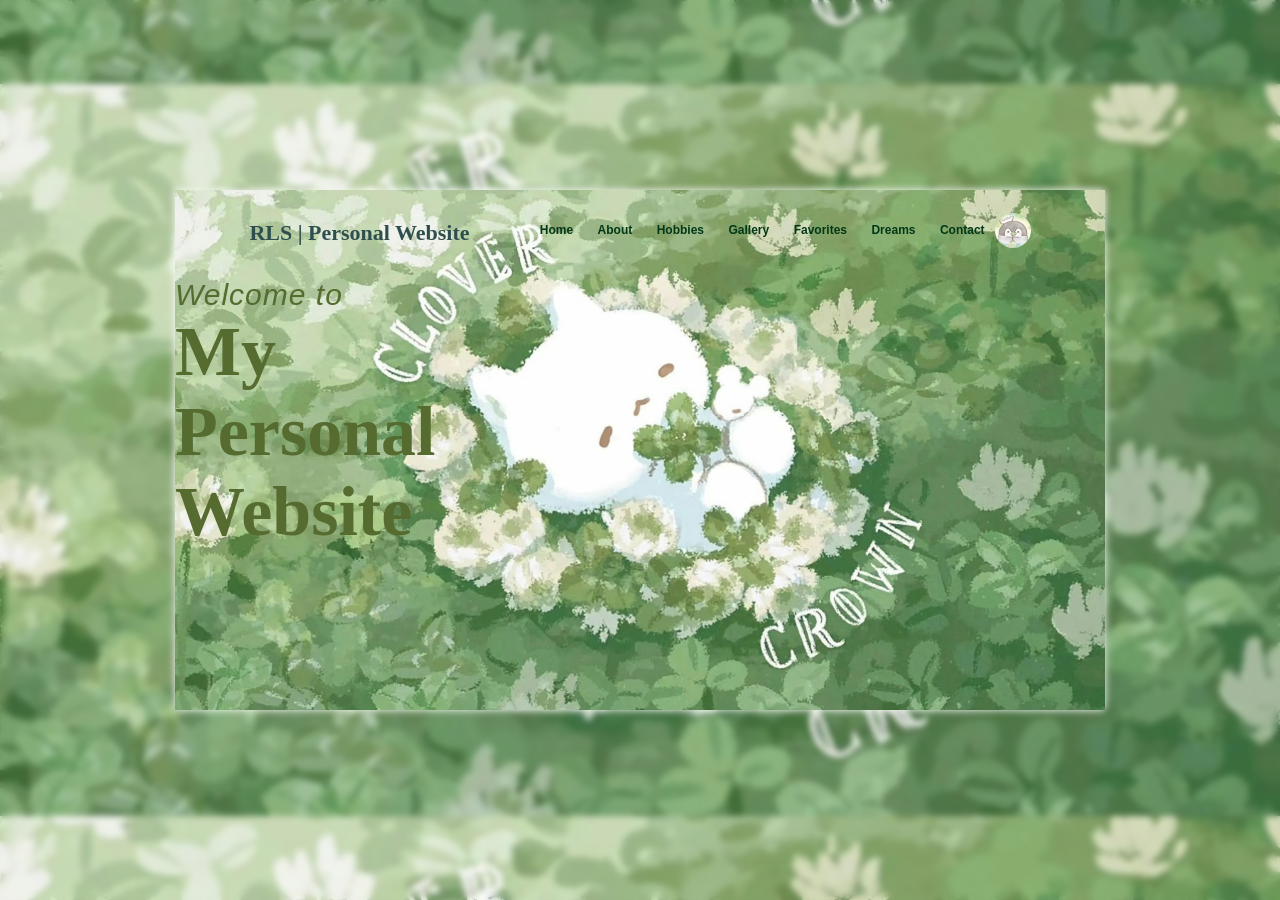
<file: index.html>
<!DOCTYPE html>
<html lang="en">

<head>
    <meta charset="UTF-8">
    <meta name="viewport" content="width=device-width, initial-scale=1.0">
    <title>MyPersonalWebsite</title>
    <link rel="stylesheet" href="style.css">

    <link rel="stylesheet" href="">
</head>

<body>
    <div class="glass">
        <nav>
            <h2 class="logo">RLS | Personal Website</h2>
            <ul>
                <li><a href="index.html">Home</a></li>
                <li><a href="about.html">About</a></li>
                <li><a href="hobbies.html">Hobbies</a></li>
                <li><a href="gallery.html">Gallery</a></li>
                <li><a href="favorites.html">Favorites</a></li>
                <li><a href="dreams.html">Dreams</a></li>
                <li><a href="contact.html">Contact</a></li>
            </ul>
            <img src="photos/Profile.jpg" alt="Profile Image">
        </nav>
        <div>
            <h3>Welcome to</h3>
            <h2>My </h2>
            <h2>Personal</h2>
            <h2>Website</h2>
        </div>
    </div>

</body>

</html>
</file>
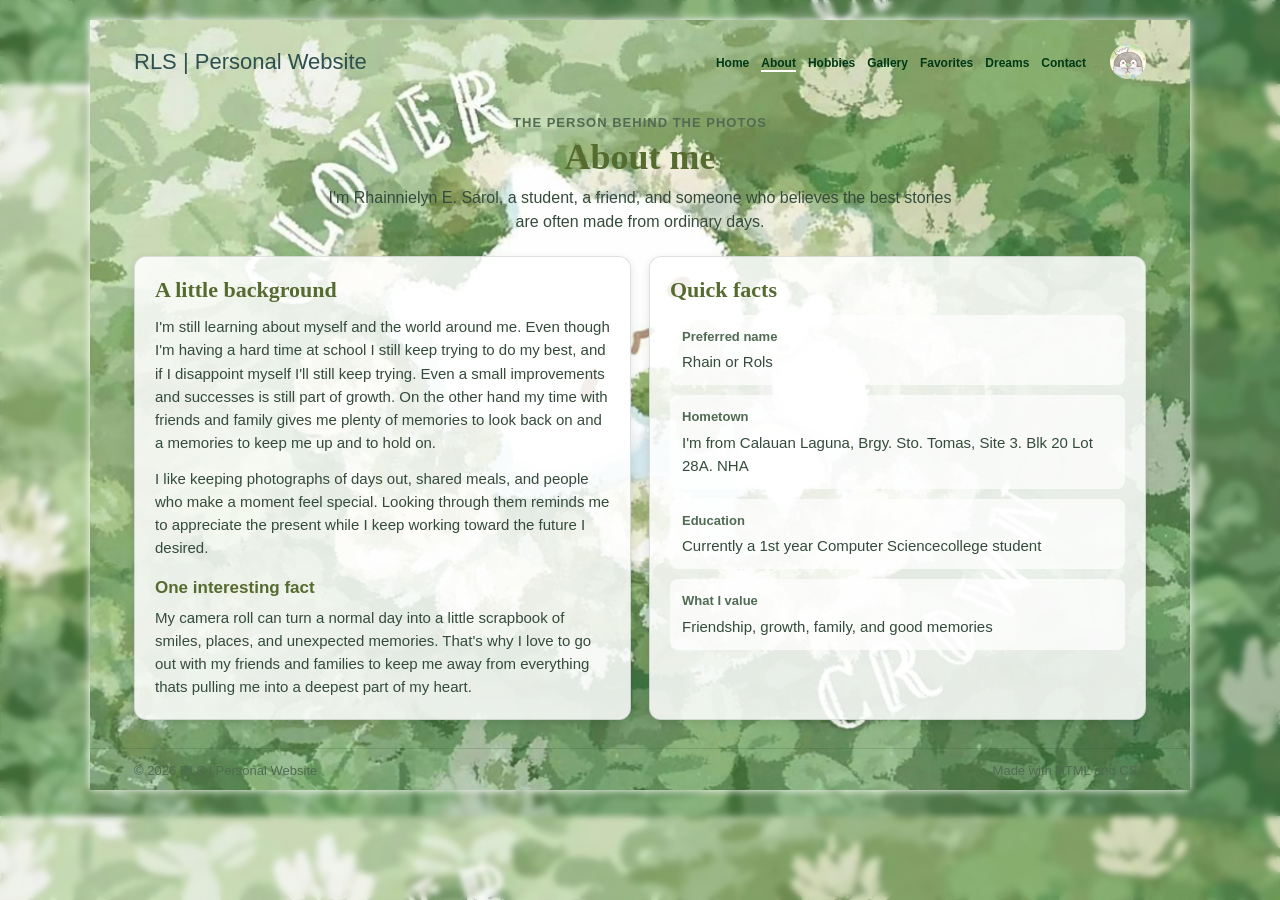
<file: about.html>
<!DOCTYPE html>
<html lang="en">

<head>
    <meta charset="UTF-8">
    <meta name="viewport" content="width=device-width, initial-scale=1.0">
    <meta name="description" content="Get to know RLS, a student who enjoys making memories and learning new things.">
    <title>About | RLS Personal Website</title>
    <link rel="stylesheet" href="style.css">
</head>

<body class="content-page about-page">
    <div class="site-shell">
        <header class="site-header">
            <!-- CUSTOMIZE: Keep the brand name and navigation the same across all pages. -->
            <a class="brand" href="index.html">RLS | Personal Website</a>
            <nav class="site-nav" aria-label="Main navigation">
                <ul>
                    <li><a href="index.html">Home</a></li>
                    <li><a href="about.html" aria-current="page">About</a></li>
                    <li><a href="hobbies.html">Hobbies</a></li>
                    <li><a href="gallery.html">Gallery</a></li>
                    <li><a href="favorites.html">Favorites</a></li>
                    <li><a href="dreams.html">Dreams</a></li>
                    <li><a href="contact.html">Contact</a></li>
                </ul>
            </nav>
            <img src="photos/Profile.jpg" alt="Profile image">
        </header>

        <main>
            <!-- CUSTOMIZE: Replace the introduction and personal details with information you want to share. -->
            <section class="section-heading">
                <p class="eyebrow">The person behind the photos</p>
                <h1>About me</h1>
                <p class="lead">I'm Rhainnielyn E. Sarol, a student, a friend, and someone who believes the best stories
                    are often made from ordinary days.</p>
            </section>

            <div class="two-column">
                <section class="panel" aria-labelledby="background-title">
                    <h2 id="background-title">A little background</h2>
                    <p>I'm still learning about myself and the world around me.
                        Even though I'm having a hard time at school I still keep trying to do my best, and if I
                        disappoint myself I'll still keep trying. Even a small improvements and successes is still part
                        of growth. On the other hand my time with friends and family gives me plenty of memories to look
                        back on and a memories to keep me up and to hold on.</p>
                    <p>I like keeping photographs of days out, shared meals, and people who make a moment feel special.
                        Looking through them reminds me to appreciate the present while I keep working toward the future
                        I desired.</p>
                    <h3>One interesting fact</h3>
                    <p>My camera roll can turn a normal day into a little scrapbook of smiles, places, and unexpected
                        memories. That's why I love to go out with my friends and families to keep me away from
                        everything thats pulling me into a deepest part of my heart.</p>
                </section>

                <section class="panel" aria-labelledby="quick-facts-title">
                    <h2 id="quick-facts-title">Quick facts</h2>
                    <dl class="facts">
                        <div class="fact">
                            <dt>Preferred name</dt>
                            <dd>Rhain or Rols</dd>
                        </div>
                        <div class="fact">
                            <dt>Hometown</dt>
                            <!-- CUSTOMIZE: Replace this prompt with your hometown, or remove the fact if you prefer. -->
                            <dd>I'm from Calauan Laguna, Brgy. Sto. Tomas, Site 3. Blk 20 Lot 28A. NHA</dd>
                        </div>
                        <div class="fact">
                            <dt>Education</dt>
                            <dd>Currently a 1st year Computer Sciencecollege student</dd>
                        </div>
                        <div class="fact">
                            <dt>What I value</dt>
                            <dd>Friendship, growth, family, and good memories</dd>
                        </div>
                    </dl>
                </section>
            </div>
        </main>

        <!-- CUSTOMIZE: Keep the footer consistent across the website. -->
        <footer class="site-footer">
            <p>&copy; 2026 RLS | Personal Website</p>
            <p>Made with HTML and CSS</p>
        </footer>
    </div>
</body>

</html>
</file>
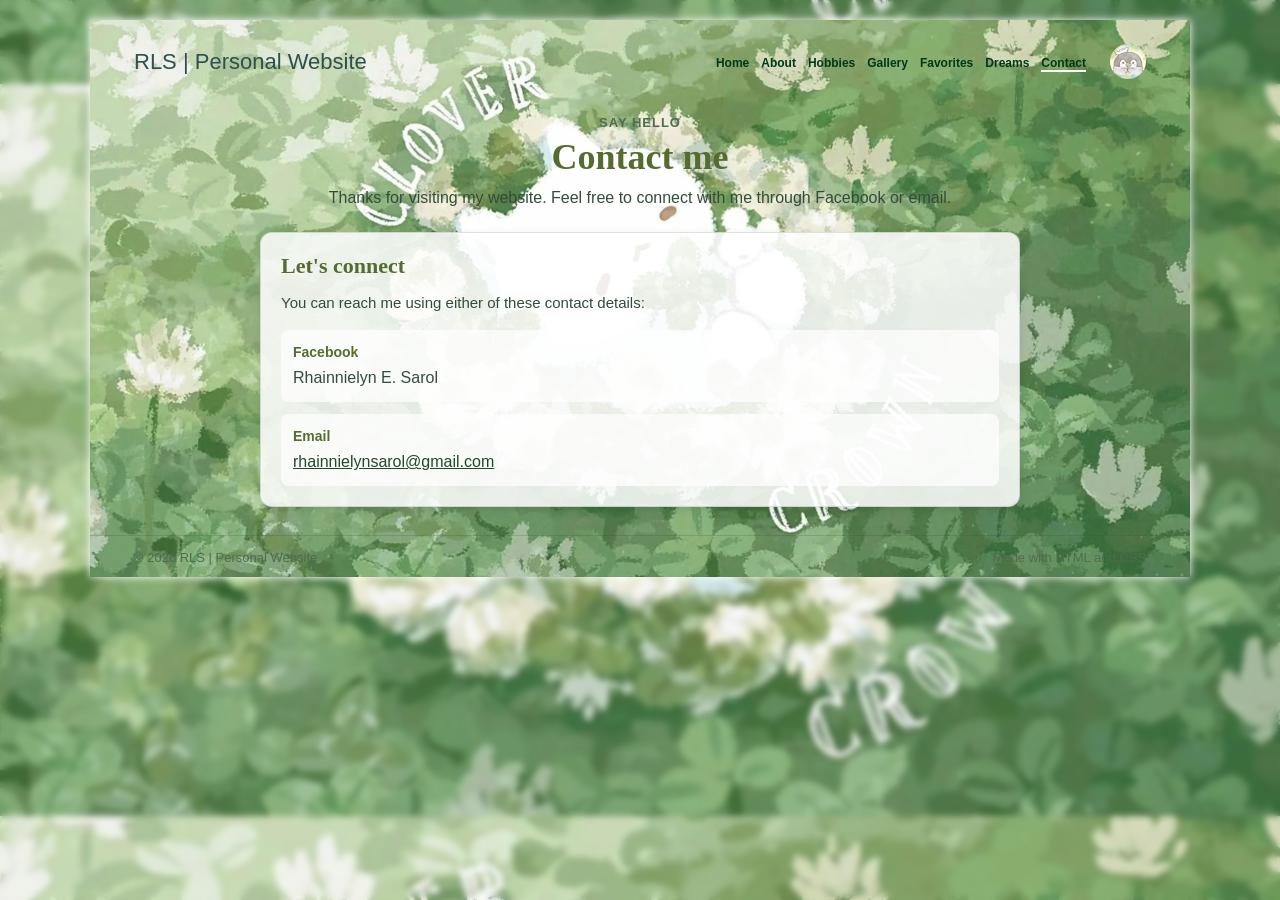
<file: contact.html>
<!DOCTYPE html>
<html lang="en">

<head>
    <meta charset="UTF-8">
    <meta name="viewport" content="width=device-width, initial-scale=1.0">
    <meta name="description" content="Contact page for RLS's personal website.">
    <title>Contact | RLS Personal Website</title>
    <link rel="stylesheet" href="style.css">
</head>

<body class="content-page contact-page">
    <div class="site-shell">
        <header class="site-header">
            <a class="brand" href="index.html">RLS | Personal Website</a>
            <nav class="site-nav" aria-label="Main navigation">
                <ul>
                    <li><a href="index.html">Home</a></li>
                    <li><a href="about.html">About</a></li>
                    <li><a href="hobbies.html">Hobbies</a></li>
                    <li><a href="gallery.html">Gallery</a></li>
                    <li><a href="favorites.html">Favorites</a></li>
                    <li><a href="dreams.html">Dreams</a></li>
                    <li><a href="contact.html" aria-current="page">Contact</a></li>
                </ul>
            </nav>
            <img src="photos/Profile.jpg" alt="Profile image">
        </header>

        <main>
            <section class="section-heading">
                <p class="eyebrow">Say hello</p>
                <h1>Contact me</h1>
                <p class="lead">Thanks for visiting my website. Feel free to connect with me through Facebook or email.
                </p>
            </section>

            <div class="contact-layout">
                <section class="panel" aria-labelledby="connect-title">
                    <h2 id="connect-title">Let's connect</h2>
                    <p>You can reach me using either of these contact details:</p>
                    <dl class="contact-details">
                        <div>
                            <dt>Facebook</dt>
                            <dd>Rhainnielyn E. Sarol</dd>
                        </div>
                        <div>
                            <dt>Email</dt>
                            <dd><a href="mailto:rhainnielynsarol@gmail.com">rhainnielynsarol@gmail.com</a></dd>
                        </div>
                    </dl>
                </section>
            </div>
        </main>

        <footer class="site-footer">
            <p>&copy; 2026 RLS | Personal Website</p>
            <p>Made with HTML and CSS</p>
        </footer>
    </div>
</body>

</html>
</file>
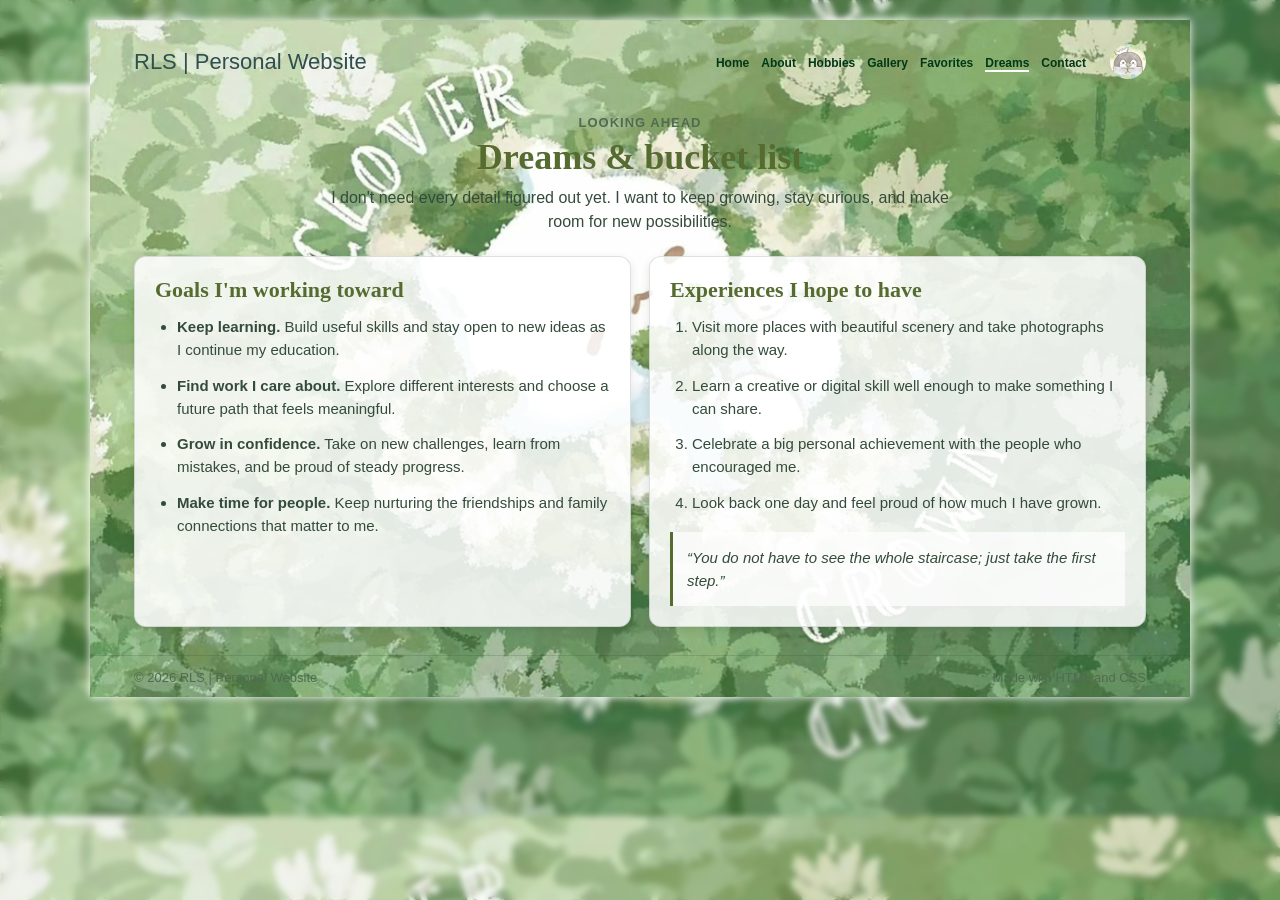
<file: dreams.html>
<!DOCTYPE html>
<html lang="en">

<head>
    <meta charset="UTF-8">
    <meta name="viewport" content="width=device-width, initial-scale=1.0">
    <meta name="description" content="RLS's dreams, goals, and plans for the future.">
    <title>Dreams | RLS Personal Website</title>
    <link rel="stylesheet" href="style.css">
</head>

<body class="content-page dreams-page">
    <div class="site-shell">
        <header class="site-header">
            <!-- CUSTOMIZE: Keep the brand name and navigation the same across all pages. -->
            <a class="brand" href="index.html">RLS | Personal Website</a>
            <nav class="site-nav" aria-label="Main navigation">
                <ul>
                    <li><a href="index.html">Home</a></li>
                    <li><a href="about.html">About</a></li>
                    <li><a href="hobbies.html">Hobbies</a></li>
                    <li><a href="gallery.html">Gallery</a></li>
                    <li><a href="favorites.html">Favorites</a></li>
                    <li><a href="dreams.html" aria-current="page">Dreams</a></li>
                    <li><a href="contact.html">Contact</a></li>
                </ul>
            </nav>
            <img src="photos/Profile.jpg" alt="Profile image">
        </header>

        <main>
            <!-- CUSTOMIZE: Replace the goals and bucket-list items with your own plans and aspirations. -->
            <section class="section-heading">
                <p class="eyebrow">Looking ahead</p>
                <h1>Dreams &amp; bucket list</h1>
                <p class="lead">I don't need every detail figured out yet. I want to keep growing, stay curious, and make room for new possibilities.</p>
            </section>

            <div class="two-column">
                <section class="panel" aria-labelledby="goals-title">
                    <h2 id="goals-title">Goals I'm working toward</h2>
                    <ul class="dream-list">
                        <li><strong>Keep learning.</strong> Build useful skills and stay open to new ideas as I continue my education.</li>
                        <li><strong>Find work I care about.</strong> Explore different interests and choose a future path that feels meaningful.</li>
                        <li><strong>Grow in confidence.</strong> Take on new challenges, learn from mistakes, and be proud of steady progress.</li>
                        <li><strong>Make time for people.</strong> Keep nurturing the friendships and family connections that matter to me.</li>
                    </ul>
                </section>

                <section class="panel" aria-labelledby="bucket-title">
                    <h2 id="bucket-title">Experiences I hope to have</h2>
                    <ol class="dream-list">
                        <li>Visit more places with beautiful scenery and take photographs along the way.</li>
                        <li>Learn a creative or digital skill well enough to make something I can share.</li>
                        <li>Celebrate a big personal achievement with the people who encouraged me.</li>
                        <li>Look back one day and feel proud of how much I have grown.</li>
                    </ol>
                    <p class="quote">“You do not have to see the whole staircase; just take the first step.”</p>
                </section>
            </div>
        </main>

        <!-- CUSTOMIZE: Keep the footer consistent across the website. -->
        <footer class="site-footer">
            <p>&copy; 2026 RLS | Personal Website</p>
            <p>Made with HTML and CSS</p>
        </footer>
    </div>
</body>

</html>
</file>
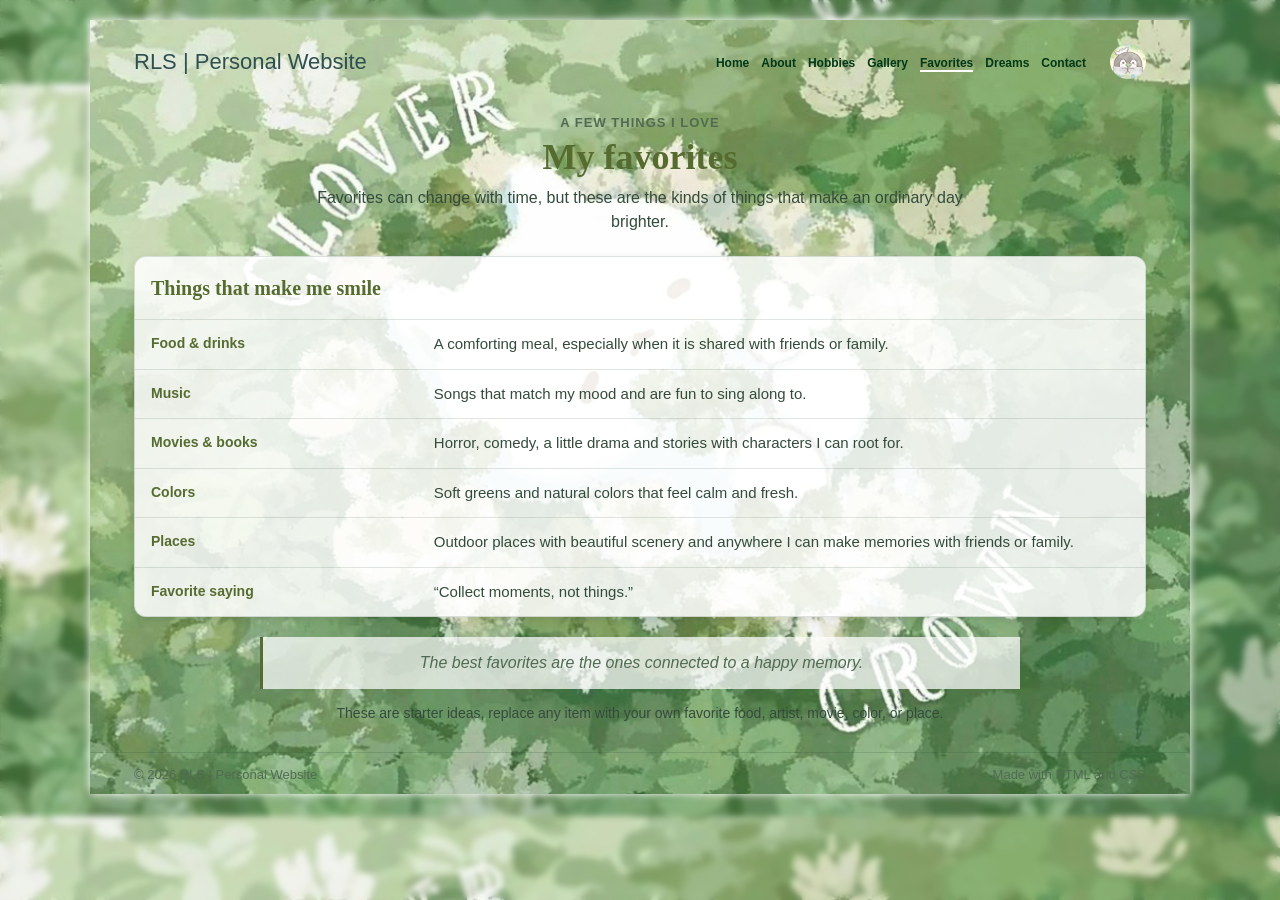
<file: favorites.html>
<!DOCTYPE html>
<html lang="en">

<head>
    <meta charset="UTF-8">
    <meta name="viewport" content="width=device-width, initial-scale=1.0">
    <meta name="description" content="A collection of the foods, music, colors, places, and stories RLS enjoys.">
    <title>Favorites | RLS Personal Website</title>
    <link rel="stylesheet" href="style.css">
</head>

<body class="content-page favorites-page">
    <div class="site-shell">
        <header class="site-header">
            <!-- CUSTOMIZE: Keep the brand name and navigation the same across all pages. -->
            <a class="brand" href="index.html">RLS | Personal Website</a>
            <nav class="site-nav" aria-label="Main navigation">
                <ul>
                    <li><a href="index.html">Home</a></li>
                    <li><a href="about.html">About</a></li>
                    <li><a href="hobbies.html">Hobbies</a></li>
                    <li><a href="gallery.html">Gallery</a></li>
                    <li><a href="favorites.html" aria-current="page">Favorites</a></li>
                    <li><a href="dreams.html">Dreams</a></li>
                    <li><a href="contact.html">Contact</a></li>
                </ul>
            </nav>
            <img src="photos/Profile.jpg" alt="Profile image">
        </header>

        <main>
            <!-- CUSTOMIZE: Edit the table cells with your own favorite food, music, stories, colors, places, and saying. -->
            <section class="section-heading">
                <p class="eyebrow">A few things I love</p>
                <h1>My favorites</h1>
                <p class="lead">Favorites can change with time, but these are the kinds of things that make an ordinary
                    day brighter.</p>
            </section>

            <section class="table-wrap" aria-label="Favorite things">
                <table>
                    <caption>Things that make me smile</caption>
                    <tbody>
                        <tr>
                            <th scope="row">Food &amp; drinks</th>
                            <td>A comforting meal, especially when it is shared with friends or family.</td>
                        </tr>
                        <tr>
                            <th scope="row">Music</th>
                            <td>Songs that match my mood and are fun to sing along to.</td>
                        </tr>
                        <tr>
                            <th scope="row">Movies &amp; books</th>
                            <td>Horror, comedy, a little drama and stories with characters I can root for.</td>
                        </tr>
                        <tr>
                            <th scope="row">Colors</th>
                            <td>Soft greens and natural colors that feel calm and fresh.</td>
                        </tr>
                        <tr>
                            <th scope="row">Places</th>
                            <td>Outdoor places with beautiful scenery and anywhere I can make memories with friends or
                                family.</td>
                        </tr>
                        <tr>
                            <th scope="row">Favorite saying</th>
                            <td>“Collect moments, not things.”</td>
                        </tr>
                    </tbody>
                </table>
            </section>

            <blockquote class="quote">The best favorites are the ones connected to a happy memory.</blockquote>
            <p class="form-note note-spacer">These are starter ideas, replace any item with your own favorite food,
                artist, movie, color, or place.</p>
        </main>

        <!-- CUSTOMIZE: Keep the footer consistent across the website. -->
        <footer class="site-footer">
            <p>&copy; 2026 RLS | Personal Website</p>
            <p>Made with HTML and CSS</p>
        </footer>
    </div>
</body>

</html>
</file>
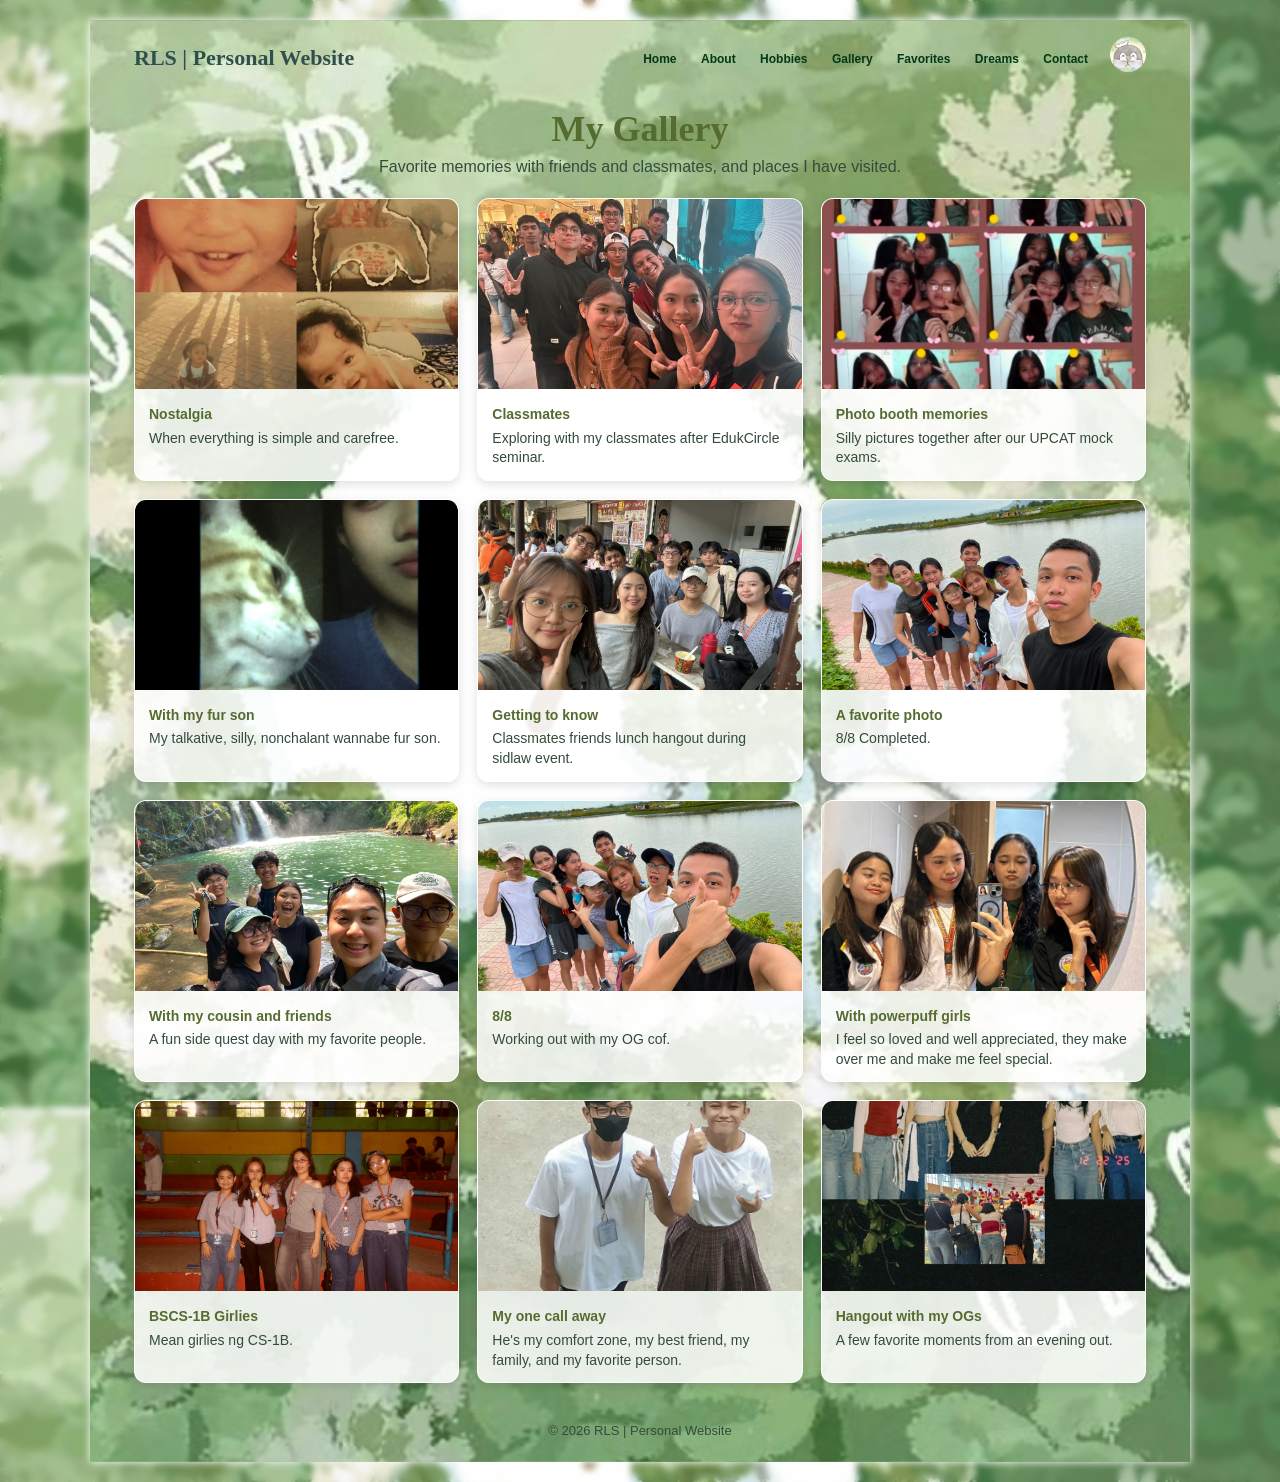
<file: gallery.html>
<!DOCTYPE html>
<html lang="en">

<head>
    <meta charset="UTF-8">
    <meta name="viewport" content="width=device-width, initial-scale=1.0">
    <title>Gallery | MyPersonalWebsite</title>
    <link rel="stylesheet" href="style.css">
</head>

<body class="gallery-page">
    <div class="glass">
        <nav>
            <h2 class="logo">RLS | Personal Website</h2>
            <ul>
                <li><a href="index.html">Home</a></li>
                <li><a href="about.html">About</a></li>
                <li><a href="hobbies.html">Hobbies</a></li>
                <li><a href="gallery.html" aria-current="page">Gallery</a></li>
                <li><a href="favorites.html">Favorites</a></li>
                <li><a href="dreams.html">Dreams</a></li>
                <li><a href="contact.html">Contact</a></li>
            </ul>
            <img src="photos/Profile.jpg" alt="Profile image">
        </nav>

        <main class="gallery-content">
            <header class="gallery-heading">
                <h1>My Gallery</h1>
                <p>Favorite memories with friends and classmates, and places I have visited.</p>
            </header>

            <section class="gallery-grid" aria-label="Photo gallery">
                <figure class="gallery-card">
                    <img class="gallery-photo" src="photos/Screenshot_20261125_224850.jpg"
                        alt="Collage of childhood photographs">
                    <figcaption><strong>Nostalgia</strong>When everything is simple and carefree.</figcaption>
                </figure>
                <figure class="gallery-card">
                    <img class="gallery-photo" src="photos/received_1875149340576048.jpeg"
                        alt="Friends posing together during an outing">
                    <figcaption><strong>Classmates</strong>Exploring with my classmates after EdukCircle seminar.
                    </figcaption>
                </figure>
                <figure class="gallery-card">
                    <img class="gallery-photo" src="photos/IMG_20261125_221839.jpg"
                        alt="Friends posing together in a photo booth collage">
                    <figcaption><strong>Photo booth memories</strong>Silly pictures together after our UPCAT mock exams.
                    </figcaption>
                </figure>
                <figure class="gallery-card">
                    <img class="gallery-photo" src="photos/IMG_20260907_225346.jpg" alt="A person cuddling a white cat">
                    <figcaption><strong>With my fur son</strong>My talkative, silly, nonchalant wannabe fur son.
                    </figcaption>
                </figure>
                <figure class="gallery-card">
                    <img class="gallery-photo" src="photos/received_2153147965610042.jpeg"
                        alt="Friends posing together for photos">
                    <figcaption><strong>Getting to know</strong>Classmates friends lunch hangout during sidlaw event.
                    </figcaption>
                </figure>
                <figure class="gallery-card">
                    <img class="gallery-photo" src="photos/received_1933963147287639.jpeg"
                        alt="Two friends smiling together">
                    <figcaption><strong>A favorite photo</strong>8/8 Completed.</figcaption>
                </figure>
                <figure class="gallery-card">
                    <img class="gallery-photo" src="photos/Messenger_creation_676E256D-21A0-4680-B420-91F451E46773.jpeg"
                        alt="Friends posing together in a pool beneath a waterfall">
                    <figcaption><strong>With my cousin and friends</strong>A fun side quest day with my favorite people.
                    </figcaption>
                </figure>
                <figure class="gallery-card">
                    <img class="gallery-photo" src="photos/received_1013947397994662.jpeg"
                        alt="Friends posing for a selfie by a lake">
                    <figcaption><strong>8/8</strong>Working out with my OG cof.</figcaption>
                </figure>
                <figure class="gallery-card">
                    <img class="gallery-photo" src="photos/received_1380204054223747.jpeg"
                        alt="Four friends taking a mirror selfie">
                    <figcaption><strong>With powerpuff girls</strong>I feel so loved and well appreciated, they make
                        over me and make me feel special.</figcaption>
                </figure>
                <figure class="gallery-card">
                    <img class="gallery-photo" src="photos/received_1785102699192646.jpeg"
                        alt="Classmates posing together in a school gym">
                    <figcaption><strong>BSCS-1B Girlies</strong>Mean girlies ng CS-1B.</figcaption>
                </figure>
                <figure class="gallery-card">
                    <img class="gallery-photo" src="photos/Messenger_creation_FA7405D1-9277-4BF4-9E56-4EB9FEADECD5.jpeg"
                        alt="Two classmates posing together and giving thumbs-up">
                    <figcaption><strong>My one call away</strong>He's my comfort zone, my best friend, my family, and my
                        favorite person.</figcaption>
                </figure>
                <figure class="gallery-card">
                    <img class="gallery-photo" src="photos/Screenshot_20261125_224502.jpg"
                        alt="Collage of friends posing at night and while shopping">
                    <figcaption><strong>Hangout with my OGs</strong>A few favorite moments from an evening out.
                    </figcaption>
                </figure>
            </section>
        </main>

        <footer class="gallery-footer">
            <p>&copy; 2026 RLS | Personal Website</p>
        </footer>
    </div>
</body>

</html>
</file>
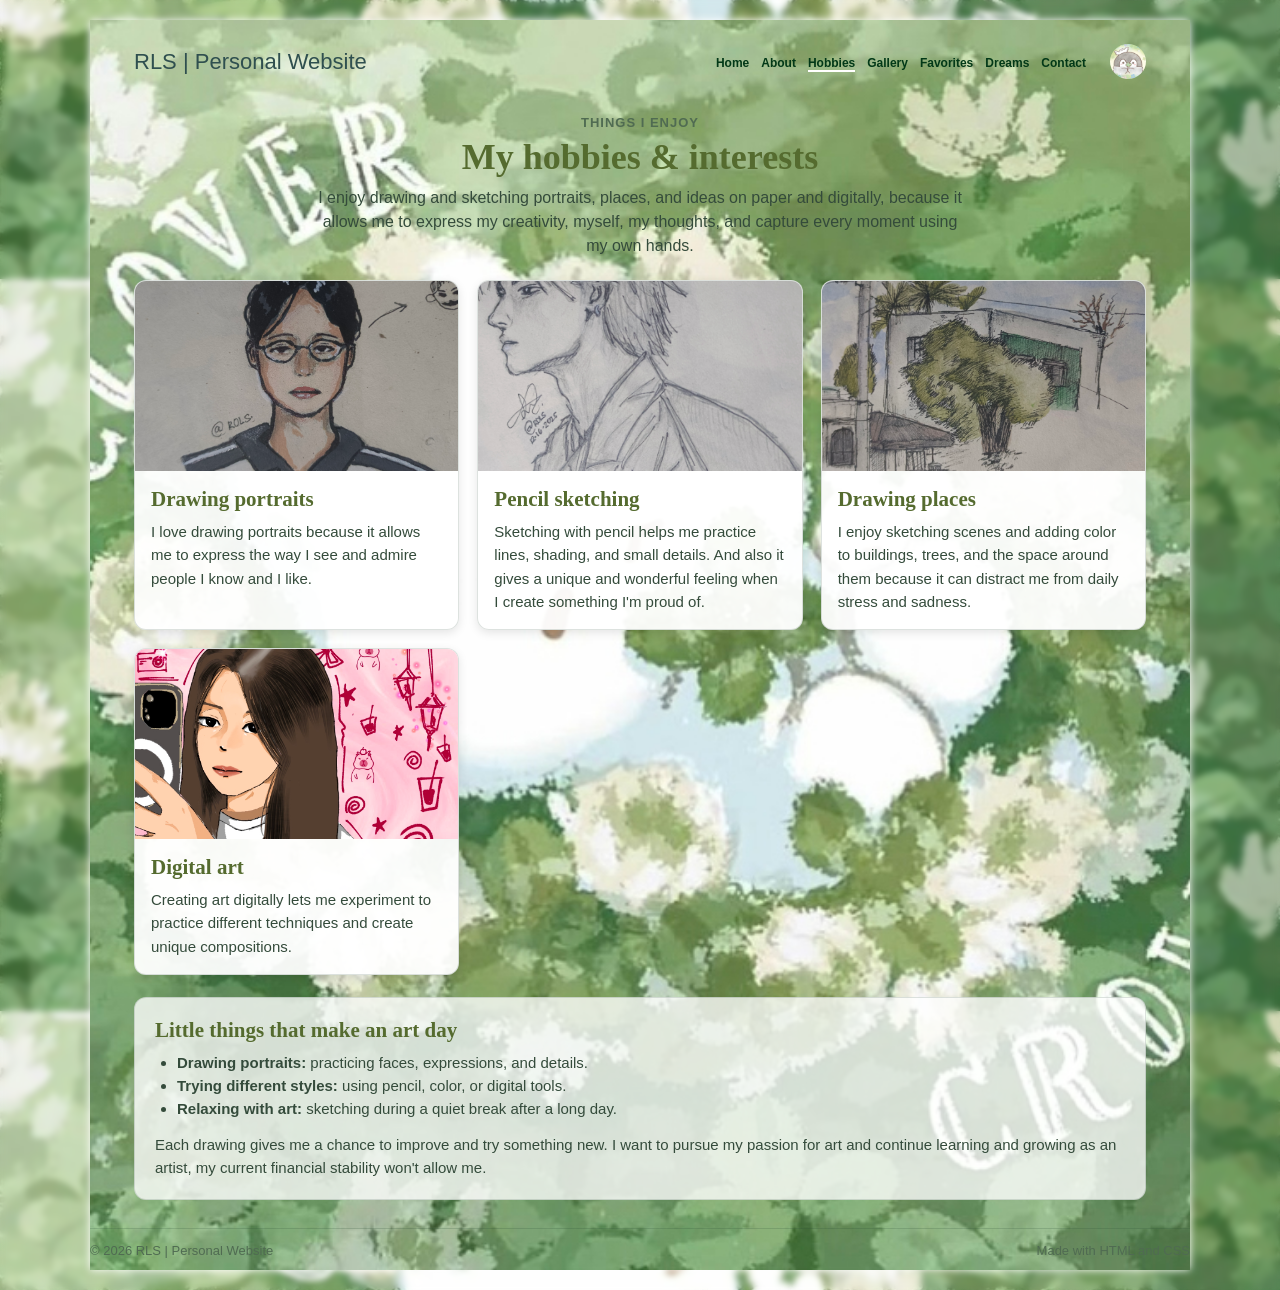
<file: hobbies.html>
<!DOCTYPE html>
<html lang="en">

<head>
    <meta charset="UTF-8">
    <meta name="viewport" content="width=device-width, initial-scale=1.0">
    <meta name="description" content="Explore RLS's hobbies and favorite ways to spend time.">
    <title>Hobbies | RLS Personal Website</title>
    <link rel="stylesheet" href="style.css">
</head>

<body class="hobbies-page">
    <div class="site-shell">
        <header class="site-header">
            <!-- CUSTOMIZE: Keep the brand name and navigation the same across all pages. -->
            <a class="brand" href="index.html">RLS | Personal Website</a>
            <nav class="site-nav" aria-label="Main navigation">
                <ul>
                    <li><a href="index.html">Home</a></li>
                    <li><a href="about.html">About</a></li>
                    <li><a href="hobbies.html" aria-current="page">Hobbies</a></li>
                    <li><a href="gallery.html">Gallery</a></li>
                    <li><a href="favorites.html">Favorites</a></li>
                    <li><a href="dreams.html">Dreams</a></li>
                    <li><a href="contact.html">Contact</a></li>
                </ul>
            </nav>
            <img src="photos/Profile.jpg" alt="Profile image">
        </header>

        <main>
            <!-- CUSTOMIZE: Replace the hobby text and photos with activities you personally enjoy. -->
            <section class="section-heading">
                <p class="eyebrow">Things I enjoy</p>
                <h1>My hobbies &amp; interests</h1>
                <p class="lead">I enjoy drawing and sketching portraits, places, and ideas on paper and digitally,
                    because it allows me to express my creativity, myself, my thoughts, and capture every moment using
                    my own hands.</p>
            </section>

            <section class="card-grid" aria-label="Hobbies and interests">
                <article class="card">
                    <!-- CUSTOMIZE: Change src to another photo and update alt text to describe it. -->
                    <img src="photos/art%201.jpg" alt="Hand-drawn colored portrait of a person wearing glasses">
                    <div class="card-body">
                        <h2>Drawing portraits</h2>
                        <p>I love drawing portraits because it allows me to express the way I see and admire people I
                            know and I like.</p>
                    </div>
                </article>
                <article class="card">
                    <img src="photos/art%202.jpg" alt="Pencil sketch of a person in side profile">
                    <div class="card-body">
                        <h2>Pencil sketching</h2>
                        <p>Sketching with pencil helps me practice lines, shading, and small details. And also it gives
                            a unique and wonderful feeling when I create something I'm proud of.</p>
                    </div>
                </article>
                <article class="card">
                    <img src="photos/art%203.jpg" alt="Colored-pencil drawing of a house, trees, and a street">
                    <div class="card-body">
                        <h2>Drawing places</h2>
                        <p>I enjoy sketching scenes and adding color to buildings, trees, and the space around them
                            because it can distract me from daily stress and sadness.</p>
                    </div>
                </article>
                <article class="card">
                    <img src="photos/art%204.jpg" alt="Digital illustration of a person taking a selfie">
                    <div class="card-body">
                        <h2>Digital art</h2>
                        <p>Creating art digitally lets me experiment to practice different techniques and create unique
                            compositions.</p>
                    </div>
                </article>
            </section>

            <section class="panel section-spacer" aria-labelledby="more-interests-title">
                <h2 id="more-interests-title">Little things that make an art day</h2>
                <ul class="interest-list">
                    <li><strong>Drawing portraits:</strong> practicing faces, expressions, and details.</li>
                    <li><strong>Trying different styles:</strong> using pencil, color, or digital tools.</li>
                    <li><strong>Relaxing with art:</strong> sketching during a quiet break after a long day.</li>
                </ul>
                <p class="note-spacer">Each drawing gives me a chance to improve and try something new. I want to pursue
                    my passion for art and continue learning and growing as an artist, my current financial stability
                    won't allow me.</p>
            </section>
        </main>

        <!-- CUSTOMIZE: Keep the footer consistent across the website. -->
        <footer class="site-footer">
            <p>&copy; 2026 RLS | Personal Website</p>
            <p>Made with HTML and CSS</p>
        </footer>
    </div>
</body>

</html>
</file>
<file: style.css>
* {

    margin: 0;
    padding: 0;
    box-sizing: border-box;
    font-family: Arial, Helvetica, sans-serif;
}

body {
    background-image: url(photos/Background.jpg);
    background-size: ;
    background-position: center;
    height: 100vh;
    width: 100vw;
    display: flex;
    align-items: center;
    justify-content: center;
    backdrop-filter: blur(3px);

}

.glass {
    width: 930px;
    height: 520px;
    box-shadow: 0 0 8px rgb(255, 255, 255, 1);
    background-image: url(photos/Background.jpg);
    background-size: cover;
    background-position: center;
}

nav {
    display: flex;
    padding: 30px 8%;
}

.logo {
    font-size: 22px;
    color: darkslategray;
    cursor: pointer;
}

nav ul {
    flex: 1;
    text-align: right;
}

nav ul li {
    list-style: none;
    display: inline-block;
    margin: 0 10px;
    transition: 0.1s ease-in-out;
}

nav ul li:hover {
    border-bottom: 2px solid rgb(255, 255, 255);
}

nav ul li a {
    text-decoration: none;
    color: rgb(2, 56, 23);
    font-size: 12px;
    font-weight: bold;
}

img {
    width: 36px;
    height: 35px;
    border-radius: 50%;
    cursor: pointer;
    margin-top: -7px;
    transition: 0.1s ease-in-out;
}

img:hover {
    border: 2px solid #1a1919;
}

h3 {
    color: darkolivegreen;
    margin-top: 80px 110px -25px;
    font-style: italic;
    font-weight: 100;
    font-size: 30px;
    letter-spacing: 1px;
}

h2 {
    color: darkolivegreen;
    margin: 1 110px;
    font-family: Georgia, 'Times New Roman', Times, serif;
    font-size: 70px;
}

.gallery-page {
    width: 100%;
    height: auto;
    min-height: 100vh;
    align-items: flex-start;
    padding: 20px;
}

.gallery-page .glass {
    width: min(1100px, 100%);
    height: auto;
    min-height: 520px;
    margin: 0 auto;
    padding-bottom: 12px;
}

.gallery-page nav {
    align-items: center;
    flex-wrap: wrap;
    gap: 12px;
    padding: 24px 4%;
}

.gallery-page nav ul {
    text-align: right;
}

.gallery-content {
    padding: 12px 4% 28px;
}

.gallery-heading {
    margin-bottom: 22px;
    text-align: center;
}

.gallery-heading h1 {
    margin: 0 0 8px;
    color: darkolivegreen;
    font-family: Georgia, 'Times New Roman', Times, serif;
    font-size: 36px;
}

.gallery-heading p {
    margin: 0;
    color: #344b3b;
}

.gallery-grid {
    display: grid;
    grid-template-columns: repeat(3, minmax(0, 1fr));
    gap: 18px;
}

.gallery-card {
    overflow: hidden;
    margin: 0;
    border: 1px solid rgba(255, 255, 255, 0.9);
    border-radius: 12px;
    background: rgba(255, 255, 255, 0.86);
    box-shadow: 0 3px 10px rgba(0, 0, 0, 0.12);
}

.gallery-page img.gallery-photo {
    width: 100%;
    height: 190px;
    margin: 0;
    border-radius: 0;
    object-fit: cover;
    cursor: default;
}

.gallery-page img.gallery-photo:hover {
    border: 0;
}

.gallery-card figcaption {
    padding: 12px 14px;
    color: #344b3b;
    font-size: 14px;
    line-height: 1.4;
}

.gallery-card figcaption strong {
    display: block;
    margin-bottom: 4px;
    color: darkolivegreen;
}

.gallery-footer {
    padding: 12px;
    color: #344b3b;
    font-size: 13px;
    text-align: center;
}

.gallery-footer p {
    margin: 0;
}

@media (max-width: 760px) {
    .gallery-page {
        padding: 12px;
    }

    .gallery-grid {
        grid-template-columns: repeat(2, minmax(0, 1fr));
    }

    .gallery-page nav ul {
        text-align: left;
    }
}

@media (max-width: 480px) {
    .gallery-grid {
        grid-template-columns: 1fr;
    }

    .gallery-page nav {
        padding: 20px 4%;
    }

    .gallery-heading h1 {
        font-size: 30px;
    }
}

.hobbies-page {
    display: block;
    width: 100%;
    height: auto;
    min-height: 100vh;
    padding: 20px;
}

.hobbies-page .site-shell {
    width: min(1100px, 100%);
    min-height: 520px;
    margin: 0 auto;
    padding-bottom: 12px;
    background-image: url(photos/Background.jpg);
    background-size: cover;
    background-position: center;
    box-shadow: 0 0 8px rgb(255, 255, 255, 1);
}

.hobbies-page .site-header {
    display: flex;
    align-items: center;
    flex-wrap: wrap;
    gap: 12px;
    padding: 24px 4%;
}

.hobbies-page .brand {
    color: darkslategray;
    font-size: 22px;
    text-decoration: none;
}

.hobbies-page .site-nav {
    display: flex;
    flex: 1;
    padding: 0 12px;
}

.hobbies-page .site-nav ul {
    display: flex;
    flex: 1;
    flex-wrap: wrap;
    justify-content: flex-end;
    gap: 6px 12px;
    text-align: left;
}

.hobbies-page .site-nav li,
.hobbies-page .site-nav li:hover {
    margin: 0;
    border: 0;
    transition: none;
}

.hobbies-page .site-nav a {
    color: rgb(2, 56, 23);
    font-size: 12px;
    font-weight: bold;
    text-decoration: none;
}

.hobbies-page .site-header > img,
.hobbies-page .site-header > img:hover {
    width: 36px;
    height: 35px;
    margin: 0;
    border: 0;
    border-radius: 50%;
}

.hobbies-page .site-nav a[aria-current="page"] {
    border-bottom: 2px solid white;
}

.hobbies-page main {
    padding: 12px 4% 28px;
}

.hobbies-page .section-heading {
    margin-bottom: 22px;
    text-align: center;
}

.hobbies-page .eyebrow {
    margin-bottom: 6px;
    color: #506b52;
    font-size: 13px;
    font-weight: bold;
    letter-spacing: 1px;
    text-transform: uppercase;
}

.hobbies-page .section-heading h1 {
    margin-bottom: 8px;
    color: darkolivegreen;
    font-family: Georgia, 'Times New Roman', Times, serif;
    font-size: 36px;
}

.hobbies-page .lead {
    max-width: 650px;
    margin: 0 auto;
    color: #344b3b;
    line-height: 1.5;
}

.hobbies-page .card-grid {
    display: grid;
    grid-template-columns: repeat(3, minmax(0, 1fr));
    gap: 18px;
}

.hobbies-page .card {
    overflow: hidden;
    border: 1px solid rgba(47, 79, 55, 0.16);
    border-radius: 12px;
    background: rgba(255, 255, 255, 0.94);
    box-shadow: 0 3px 10px rgba(0, 0, 0, 0.1);
}

.hobbies-page .card > img,
.hobbies-page .card > img:hover {
    display: block;
    width: 100%;
    height: 190px;
    margin: 0;
    border: 0;
    border-radius: 0;
    object-fit: cover;
    cursor: default;
}

.hobbies-page .card-body {
    padding: 16px;
}

.hobbies-page .card h2,
.hobbies-page .panel h2 {
    margin: 0 0 8px;
    color: darkolivegreen;
    font-family: Georgia, 'Times New Roman', Times, serif;
    font-size: 21px;
}

.hobbies-page .card p,
.hobbies-page .panel p,
.hobbies-page .interest-list {
    color: #344b3b;
    font-size: 15px;
    line-height: 1.55;
}

.hobbies-page .panel {
    margin-top: 22px;
    padding: 20px;
    border: 1px solid rgba(47, 79, 55, 0.16);
    border-radius: 12px;
    background: rgba(255, 255, 255, 0.78);
}

.hobbies-page .interest-list {
    padding-left: 22px;
}

.hobbies-page .note-spacer {
    margin-top: 12px;
}

.hobbies-page .site-footer {
    display: flex;
    justify-content: space-between;
    gap: 12px;
    padding-top: 14px;
    border-top: 1px solid rgba(47, 79, 55, 0.2);
    color: #506b52;
    font-size: 13px;
}

.hobbies-page .site-footer p {
    margin: 0;
}

@media (max-width: 760px) {
    .hobbies-page {
        padding: 12px;
    }

    .hobbies-page .site-shell {
        min-height: 520px;
    }

    .hobbies-page .site-header {
        padding: 24px 4%;
    }

    .hobbies-page .site-nav {
        flex: 1 1 100%;
        order: 3;
        padding: 0;
    }

    .hobbies-page .site-header > img {
        margin-left: auto;
    }

    .hobbies-page .site-nav ul {
        justify-content: flex-start;
    }

    .hobbies-page .card-grid {
        grid-template-columns: repeat(2, minmax(0, 1fr));
    }
}

@media (max-width: 480px) {
    .hobbies-page .site-header {
        padding: 20px 4%;
    }

    .hobbies-page .card-grid {
        grid-template-columns: 1fr;
    }

    .hobbies-page .section-heading h1 {
        font-size: 30px;
    }

    .hobbies-page .site-footer {
        flex-direction: column;
    }
}

.content-page {
    display: block;
    width: 100%;
    height: auto;
    min-height: 100vh;
    padding: 20px;
}

.content-page .site-shell {
    width: min(1100px, 100%);
    min-height: 520px;
    margin: 0 auto;
    padding-bottom: 12px;
    background-image: url(photos/Background.jpg);
    background-size: cover;
    background-position: center;
    box-shadow: 0 0 8px rgb(255, 255, 255, 1);
}

.content-page .site-header {
    display: flex;
    align-items: center;
    flex-wrap: wrap;
    gap: 12px;
    padding: 24px 4%;
}

.content-page .brand {
    color: darkslategray;
    font-size: 22px;
    text-decoration: none;
}

.content-page .site-nav {
    display: flex;
    flex: 1;
    padding: 0 12px;
}

.content-page .site-nav ul {
    display: flex;
    flex: 1;
    flex-wrap: wrap;
    justify-content: flex-end;
    gap: 6px 12px;
    text-align: left;
}

.content-page .site-nav li,
.content-page .site-nav li:hover {
    margin: 0;
    border: 0;
    transition: none;
}

.content-page .site-nav a {
    color: rgb(2, 56, 23);
    font-size: 12px;
    font-weight: bold;
    text-decoration: none;
}

.content-page .site-nav a[aria-current="page"] {
    border-bottom: 2px solid white;
}

.content-page .site-header > img,
.content-page .site-header > img:hover {
    width: 36px;
    height: 35px;
    margin: 0;
    border: 0;
    border-radius: 50%;
}

.content-page main {
    padding: 12px 4% 28px;
}

.content-page .section-heading {
    margin-bottom: 22px;
    text-align: center;
}

.content-page .eyebrow {
    margin-bottom: 6px;
    color: #506b52;
    font-size: 13px;
    font-weight: bold;
    letter-spacing: 1px;
    text-transform: uppercase;
}

.content-page .section-heading h1 {
    margin-bottom: 8px;
    color: darkolivegreen;
    font-family: Georgia, 'Times New Roman', Times, serif;
    font-size: 36px;
}

.content-page .lead {
    max-width: 650px;
    margin: 0 auto;
    color: #344b3b;
    line-height: 1.5;
}

.content-page .two-column {
    display: grid;
    grid-template-columns: repeat(2, minmax(0, 1fr));
    gap: 18px;
}

.content-page .panel {
    padding: 20px;
    border: 1px solid rgba(47, 79, 55, 0.16);
    border-radius: 12px;
    background: rgba(255, 255, 255, 0.86);
    box-shadow: 0 3px 10px rgba(0, 0, 0, 0.1);
}

.content-page .panel h2 {
    margin: 0 0 12px;
    color: darkolivegreen;
    font-family: Georgia, 'Times New Roman', Times, serif;
    font-size: 22px;
}

.content-page .panel h3 {
    margin: 18px 0 8px;
    color: darkolivegreen;
    font-size: 17px;
    font-style: normal;
    font-weight: bold;
    letter-spacing: normal;
}

.content-page .panel p,
.about-page .facts {
    color: #344b3b;
    font-size: 15px;
    line-height: 1.55;
}

.content-page .panel p + p {
    margin-top: 12px;
}

.about-page .facts {
    display: grid;
    gap: 10px;
}

.about-page .fact {
    padding: 12px;
    border-radius: 8px;
    background: rgba(255, 255, 255, 0.72);
}

.about-page .fact dt {
    color: #506b52;
    font-size: 13px;
    font-weight: bold;
}

.about-page .fact dd {
    margin-top: 3px;
}

.dreams-page .dream-list {
    padding-left: 22px;
    color: #344b3b;
    font-size: 15px;
    line-height: 1.55;
}

.dreams-page .dream-list li + li {
    margin-top: 12px;
}

.dreams-page .quote {
    margin-top: 18px;
    padding: 14px;
    border-left: 3px solid darkolivegreen;
    background: rgba(255, 255, 255, 0.72);
    color: #506b52;
    font-style: italic;
    line-height: 1.5;
}

.favorites-page .table-wrap {
    overflow-x: auto;
    border: 1px solid rgba(47, 79, 55, 0.16);
    border-radius: 12px;
    background: rgba(255, 255, 255, 0.86);
    box-shadow: 0 3px 10px rgba(0, 0, 0, 0.1);
}

.favorites-page table {
    width: 100%;
    border-collapse: collapse;
    color: #344b3b;
    font-size: 15px;
    line-height: 1.5;
}

.favorites-page caption {
    padding: 16px;
    color: darkolivegreen;
    font-family: Georgia, 'Times New Roman', Times, serif;
    font-size: 20px;
    font-weight: bold;
    text-align: left;
}

.favorites-page th,
.favorites-page td {
    padding: 13px 16px;
    border-top: 1px solid rgba(47, 79, 55, 0.14);
    text-align: left;
    vertical-align: top;
}

.favorites-page th {
    width: 28%;
    color: darkolivegreen;
    font-size: 14px;
}

.favorites-page .quote {
    max-width: 760px;
    margin: 20px auto 0;
    padding: 14px 18px;
    border-left: 3px solid darkolivegreen;
    background: rgba(255, 255, 255, 0.72);
    color: #506b52;
    font-style: italic;
    line-height: 1.5;
    text-align: center;
}

.favorites-page .form-note {
    max-width: 760px;
    margin: 14px auto 0;
    color: #344b3b;
    font-size: 14px;
    line-height: 1.5;
    text-align: center;
}

.contact-page .contact-layout {
    display: grid;
    grid-template-columns: minmax(0, 760px);
    justify-content: center;
}

.contact-page .contact-details {
    display: grid;
    gap: 12px;
    margin-top: 16px;
}

.contact-page .contact-details div {
    padding: 12px;
    border-radius: 8px;
    background: rgba(255, 255, 255, 0.72);
    color: #344b3b;
    line-height: 1.5;
}

.contact-page .contact-details dt {
    color: darkolivegreen;
    font-size: 14px;
    font-weight: bold;
}

.contact-page .contact-details dd {
    margin-top: 3px;
    overflow-wrap: anywhere;
}

.contact-page .contact-details a {
    color: #23472d;
}

.contact-page a:focus-visible {
    outline: 2px solid darkolivegreen;
    outline-offset: 3px;
}

.content-page .site-footer {
    display: flex;
    justify-content: space-between;
    gap: 12px;
    padding: 14px 4% 0;
    border-top: 1px solid rgba(47, 79, 55, 0.2);
    color: #506b52;
    font-size: 13px;
}

.content-page .site-footer p {
    margin: 0;
}

@media (max-width: 760px) {
    .content-page {
        padding: 12px;
    }

    .content-page .site-nav {
        flex: 1 1 100%;
        order: 3;
        padding: 0;
    }

    .content-page .site-header > img {
        margin-left: auto;
    }

    .content-page .site-nav ul {
        justify-content: flex-start;
    }

    .content-page .two-column {
        grid-template-columns: 1fr;
    }

}

@media (max-width: 480px) {
    .content-page .site-header {
        padding: 20px 4%;
    }

    .content-page .section-heading h1 {
        font-size: 30px;
    }

    .content-page .site-footer {
        flex-direction: column;
    }
}
</file>
